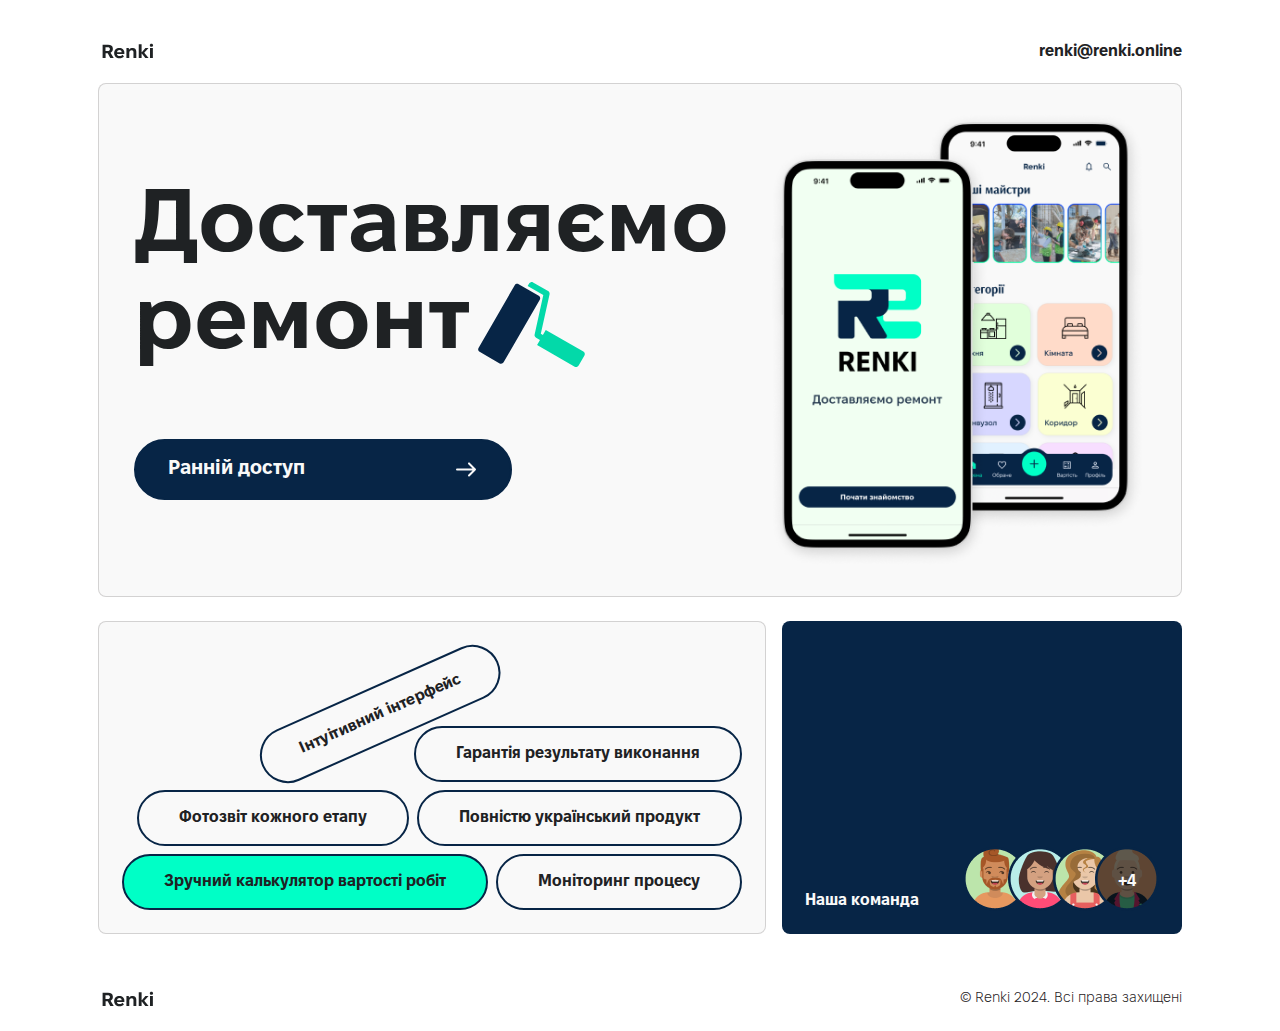
<file: index.html>
<!DOCTYPE html>
<html lang="uk">

<head>
    <meta charset="UTF-8">
    <meta http-equiv="X-UA-Compatible" content="IE=edge">
    <meta name="viewport" content="width=device-width, initial-scale=1.0">
    <title>Renki | Home</title>

    <link rel="stylesheet" href="./css/my-normalize.css">
    <link rel="stylesheet" href="./css/fonts.css">
    <link rel="stylesheet" href="./css/style.css ">

    <link rel="icon" href="./favicon.ico" sizes="32x32">
    <link rel="icon" href="./img/ico/icon.svg" type="image/svg+xml">
    <link rel="apple-touch-icon" href="./img/ico/apple-touch-icon.png">
    <link rel="manifest" href="./manifest.webmanifest">

</head>

<body>
    <header>
        <section class="container">
            <div class="header">
                <img class="logo" src="./img/logo-renki.svg" alt="logo renki">
                <a class="header_link" href="mailto:renki@renki.online">renki@renki.online</a>
            </div>
        </section>
    </header>

    <main>
        <div class="container">
            <section class="pre-registration">
                <div class="pre-registration__box">
                    <header class="pre-registration__box-titel">
                        <h1>Доставляємо ремонт</h1>
                        <img src="./img/tool.svg" alt="tool">
                    </header>
                    <a class="pre-registration__box_link" href="https://forms.gle/o38LpmTcqBoTKcEa8"
                        title="Форма реєстрації" target="_blank">
                        <p>Ранній доступ</p>
                        <svg class="right-arr" viewBox="0 0 24 25" fill="none" xmlns="http://www.w3.org/2000/svg">
                            <path d="M21 12.4277H3M21 12.4277L15 6.42767M21 12.4277L15 18.4277" stroke="#F8F9F9"
                                stroke-width="2" stroke-linecap="round" stroke-linejoin="round" />
                        </svg>
                    </a>
                </div>
                <picture class="pre-registration__img">
                    <img src="./img/mobi-renki.png" alt="mobi renki">
                </picture>
            </section>
            <section class="service">
                <div class="service-list__box">
                    <ul class="service-list">
                        <ul class="service-list__items list-items1">
                            <li class="list-items_spin"><strong class="btn list-item_rotate">Інтуітивний
                                    інтерфейс</strong>
                            </li>
                            <li><strong class="btn">Гарантія результату виконання</strong></li>
                        </ul>
                        <ul class="service-list__items list-items2">
                            <li><strong class="btn">Фотозвіт кожного етапу</strong></li>
                            <li><strong class="btn">Повністю український продукт</strong></li>
                        </ul>
                        <ul class="service-list__items list-items3">
                            <li><strong class="btn">Зручний калькулятор вартості робіт</strong></li>
                            <li><strong class="btn">Моніторинг процесу</strong></li>
                        </ul>
                    </ul>
                </div>


                <section class="team">
                    <div class="team-box">
                        <p>Наша команда</p>
                        <ul class="team-list">
                            <li>
                                <img src="./img/avatar1.png" alt="avatar">
                            </li>
                            <li>
                                <img src="./img/avatar2.png" alt="avatar">
                            </li>
                            <li>
                                <img src="./img/avatar3.png" alt="avatar">
                            </li>
                            <li class="avatars-more">
                                <img src="./img/avatars-more.png" alt="avatar">
                                <span class="avatars-more_count">+4</span>
                            </li>
                        </ul>
                    </div>
                </section>
            </section>
        </div>
    </main>

    <footer>
        <section class="container">
            <div class="footer">
                <img class="logo" src="./img/logo-renki.svg" alt="logo renki">
                <address class="address"><span class="copyright"></span><span>&nbsp;Renki 2024. Всі права
                        захищені</span>
                </address>
            </div>
        </section>
    </footer>
</body>

</html>
</file>
<file: css/fonts.css>
@font-face {
  font-family: "Fixel Display";
  src: local(""), url("../fonts/Fixel/FixelDisplay-Bold.woff2") format("woff2"),
    url("../fonts/Fixel/FixelDisplay-Bold.woff") format("woff"),
    url("../fonts/Fixel/FixelDisplay-Bold.ttf") format("truetype");
  font-weight: 700;
  font-style: normal;
  font-display: swap;
}
@font-face {
  font-family: "Fixel Text";
  src: local(""), url("../fonts/Fixel/FixelText-Bold.woff2") format("woff2"),
    url("../fonts/Fixel/FixelText-Bold.woff") format("woff"),
    url("../fonts/Fixel/FixelText-Bold.ttf") format("truetype");
  font-weight: 700;
  font-style: normal;
  font-display: swap;
}

@font-face {
    font-family: "Fixel Text";
    src: local(""), url("../fonts/Fixel/FixelText-Light.woff2") format("woff2"),
      url("../fonts/Fixel/FixelText-Light.woff") format("woff"),
      url("../fonts/FixelText-Light.ttf") format("truetype");
    font-weight: 300;
    font-style: normal;
    font-display: swap;
  }
</file>
<file: css/style.css>
:root {
  --color-white: #ffffff;
  --color-AliceBlue: #f4f8ff;
  --color-Black: #1f2224;
  --color-MidnightBlue: #072546;

  --color-Snow: #f9f9f9;
  --color-MediumSpringGreen: #00ffc6;
  --color-borderSnow: rgba(174, 172, 172, 0.5);

  --font-FixelText: "Fixel Text", Verdana, "Geneva CY", "DejaVu Sans", sans-serif;
  --font-FixelDisplay: "Fixel Display", Arial, "Helvetica CY", "Nimbus Sans L", sans-serif;

  --font-size: 1rem;
  --padding-left-right: clamp(1.125rem, 0.87516rem + 0.694vw, 1.5rem);
  --width-site: 90rem;
}

body {
  font-family: var(--font-FixelText);
  font-size: var(--font-size);
  font-weight: 700;
  font-style: normal;
  color: var(--color-Black);
}

a {
  text-decoration: none;
  color: inherit;
}

h1 {
  margin: 0;
}

.container {
  margin-inline: auto;
  max-width: var(--width-site);
  padding: 0 clamp(1.25rem, -2.74996rem + 11.111vw, 7.25rem);
}

.logo {
  width: 3.75rem;
  height: 1.4375rem;
}

.right-arr {
  width: 1.5rem;
  height: 1.5625rem;
}

.btn {
  display: block;
  border: 2px solid var(--color-MidnightBlue);
  border-radius: 6.25rem;
  padding: clamp(0.75rem, 0.37488rem + 1.042vw, 1rem) clamp(1.5rem, -0.00012rem + 4.167vw, 2.5rem);
  width: max-content;
  font-size: 1rem;
}

.bg-aliceblue,
.main {
  background: var(--color-AliceBlue);
}

.header,
.footer,
.pre-registration__box_link {
  display: flex;
  justify-content: space-between;
  align-items: center;
}

/* HEADER */
.header {
  padding-top: clamp(1.875rem, 0.00012rem + 5.208vw, 2.5rem);
  padding-bottom: 1.25rem;
}

/* MAIN */
.pre-registration {
  display: flex;
  align-items: center;
  justify-content: space-around;
  background: var(--color-Snow);
  border: 1px solid var(--color-borderSnow);
  border-radius: 8px;
  padding: clamp(1.5rem, 4.00008rem + -2.778vw, 3rem) var(--padding-left-right);
  width: 100%;
  column-gap: 16px;
}

.pre-registration__box {
  width: min-content;
}

.pre-registration__box-titel {
  position: relative;
}

.pre-registration__box-titel h1 {
  --margin: clamp(24px, 6cqw, 64px);
  font-family: var(--font-FixelDisplay);
  font-size: clamp(2.5rem, 0.00016rem + 6.944vw, 6.25rem);
  line-height: 110%;
  margin-bottom: var(--margin);
}

.pre-registration__box-titel img {
  position: absolute;
  bottom: -8%;
  left: 59%;
  transform: rotate(-60deg);
  width: clamp(3.125rem, -2.01772rem + 10.714vw, 7.625rem);
}
.pre-registration__box_link {
  font-size: clamp(1.125rem, 0.93744rem + 0.521vw, 1.25rem);
  max-width: 378px;
  min-width: 300px;
  color: var(--color-Snow);
  background: var(--color-MidnightBlue);
  border-radius: 6.25rem;
  border: 2px solid var(--color-MidnightBlue);
  padding: clamp(0.75rem, 0.37488rem + 1.042vw, 1rem) 32px;
  transition: 0.7s linear;
}

.pre-registration__box_link:is(:hover, :focus) {
  color: var(--color-MidnightBlue);
  background: var(--color-MediumSpringGreen);
}

.pre-registration__img {
  max-width: 377px;
  width: 100%;
  min-width: 210px;
  max-height: 460px;
  height: 100%;
}

.pre-registration__img img {
  width: 100%;
  height: 100%;
}

.service {
  display: flex;
  margin: 24px 0;
  gap: 16px;
  max-width: 100%;
}

.service-list__box {
  padding: var(--padding-left-right);
  padding-top: 104px;
  background: var(--color-Snow);
  border: 1px solid var(--color-borderSnow);
  border-radius: 8px;
  width: 100%;
}

.service-list {
  display: flex;
  flex-direction: column;
  justify-content: end;
  gap: 8px;
}

.service-list__items {
  display: flex;
  justify-content: end;
  align-items: center;
  gap: 8px;
}

.list-items3 li:first-child .btn {
  background-color: var(--color-MediumSpringGreen);
}

.list-items_spin {
  position: relative;
}

.list-item_rotate {
  position: absolute;
  right: -40%;
  bottom: 12px;
  transform: translate(40%, 0) rotate(-24deg);
}

.team {
  display: flex;
  flex-direction: column;
  justify-content: end;
  max-width: 494px;
  width: 100%;
  border-radius: 8px;
  padding: var(--padding-left-right);
  background: var(--color-MidnightBlue);
}

.team-box {
  display: flex;
  justify-content: space-between;
  align-items: end;
  min-height: 188px;
}

.team-box p {
  color: var(--color-Snow);
}

.team-list {
  display: flex;
  justify-content: end;
  position: relative;
  width: 196px;
}

.team-list li {
  max-width: 65px;
}

.team-list li img {
  width: 100%;
}

.team-list li:nth-child(-n + 3) {
  position: absolute;
}
.team-list li:nth-child(1) {
  left: 0;
}
.team-list li:nth-child(2) {
  left: 23%;
}
.team-list li:nth-child(3) {
  left: 46%;
}

.avatars-more {
  position: relative;
}

.avatars-more_count {
  position: absolute;
  top: 40%;
  left: 50%;
  transform: translate(-50%, 0%);
  color: var(--color-Snow);
}

/* FOOTER */
.footer {
  gap: 8px;
  padding-top: clamp(1.25rem, 0.31256rem + 2.604vw, 1.875rem);
  padding-bottom: 1.25rem;
}

.address {
  font-size: 0.875rem;
  font-weight: 300;
  font-style: normal;
  text-wrap: nowrap;
}

.copyright::after {
  content: "\00a9";
}

/* MEDIA */
@media screen and (max-width: 1200px) {
  .list-items3,
  .list-items2 {
    flex-wrap: wrap;
  }

  .list-items2 {
    justify-content: start;
  }

  .team {
    max-width: 310px;
  }

  .team-box p {
    white-space: pre-line;
  }
}

@media screen and (max-width: 960px) {
  .service {
    flex-direction: column;
  }

  .team {
    max-width: 100%;
  }
}
@media screen and (max-width: 576px) {

  .btn {
    font-size: 14px;
  }

  .header_link {
    font-size: 0.875rem;
  }

  .pre-registration__box-titel h1 {
    margin-top: 2.5rem;
  }

  .pre-registration {
    flex-direction: column;
    flex-direction: column-reverse;
  }
  .pre-registration__img {
    width: 50%;
    height: 50%;
  }

  .service-list__box {
    padding-top: 130px;
  }

  .list-item_rotate {
    position: absolute;
    bottom: 48px;
    transform: translate(85%, 0) rotate(-24deg);
  }

  .footer {
    flex-direction: column;
    align-items: start;
  }

  .address {
    font-size: 0.75rem;
  }
}
</file>
